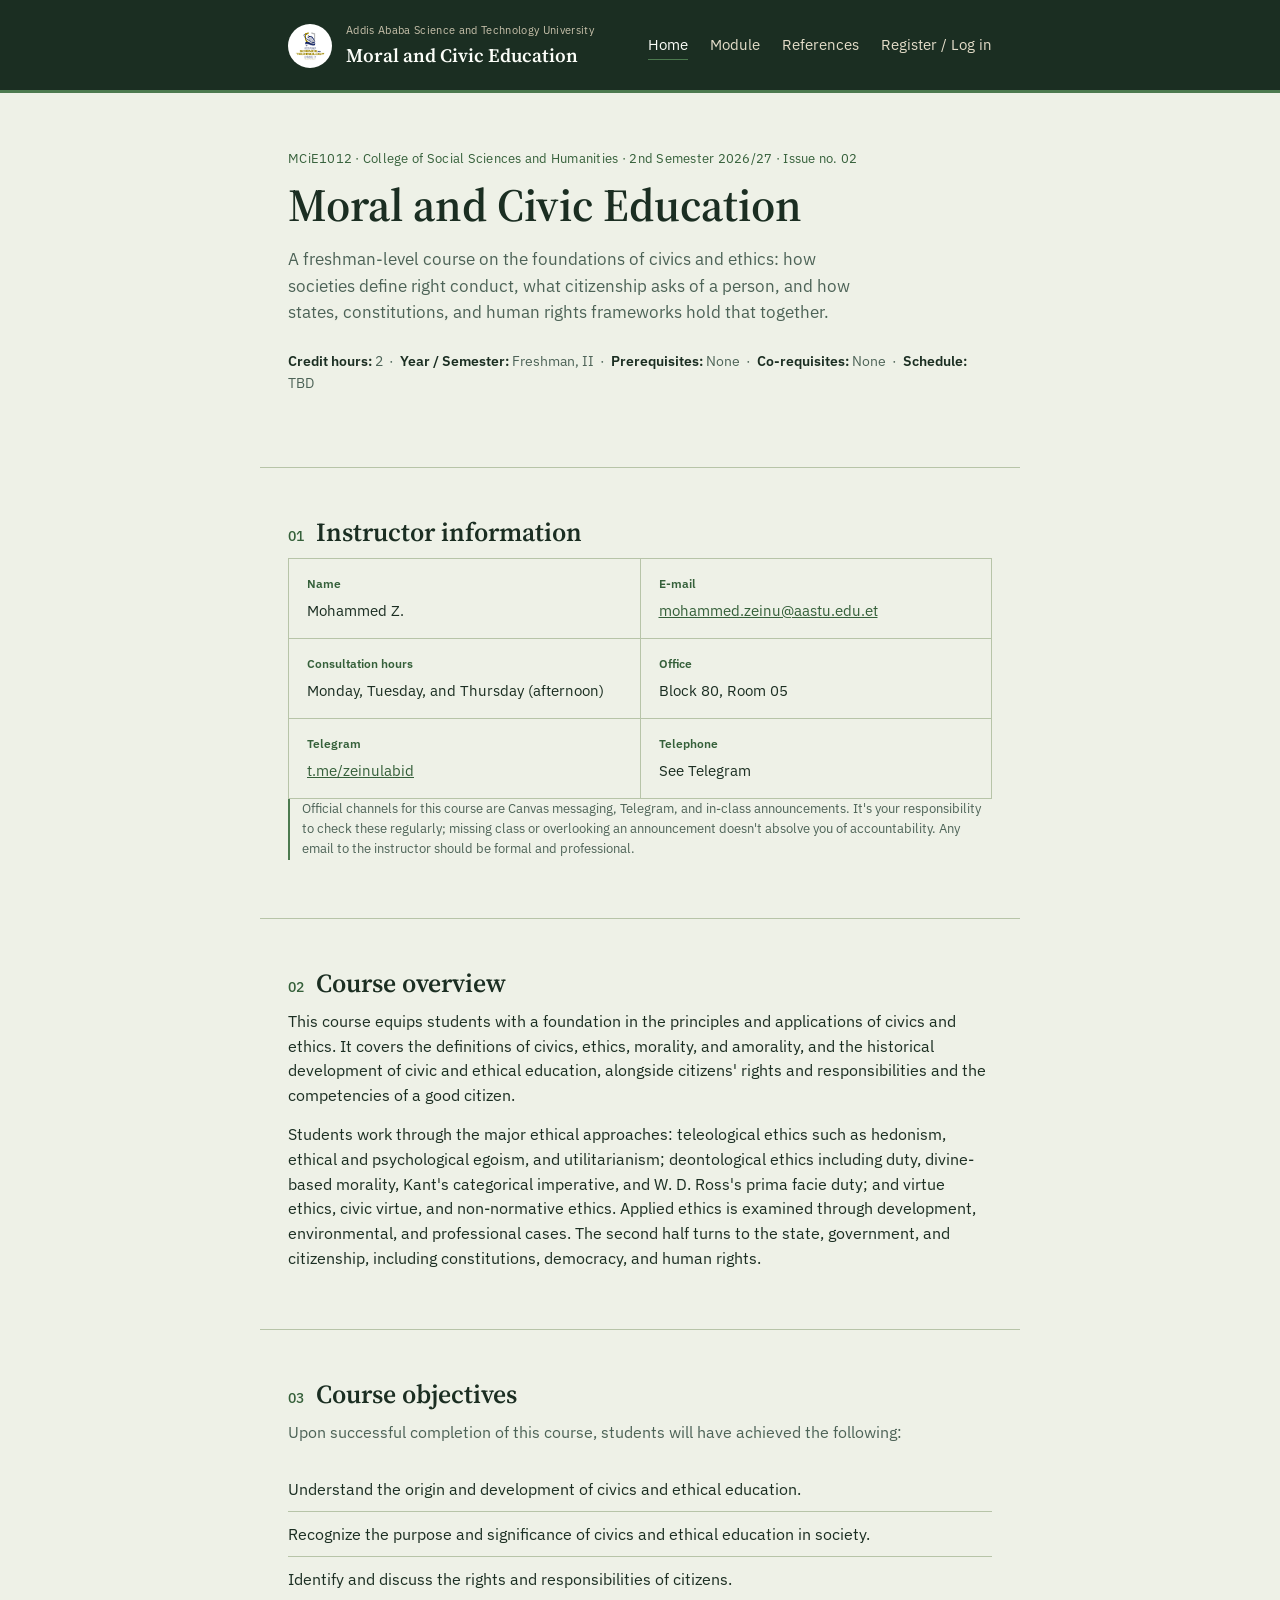
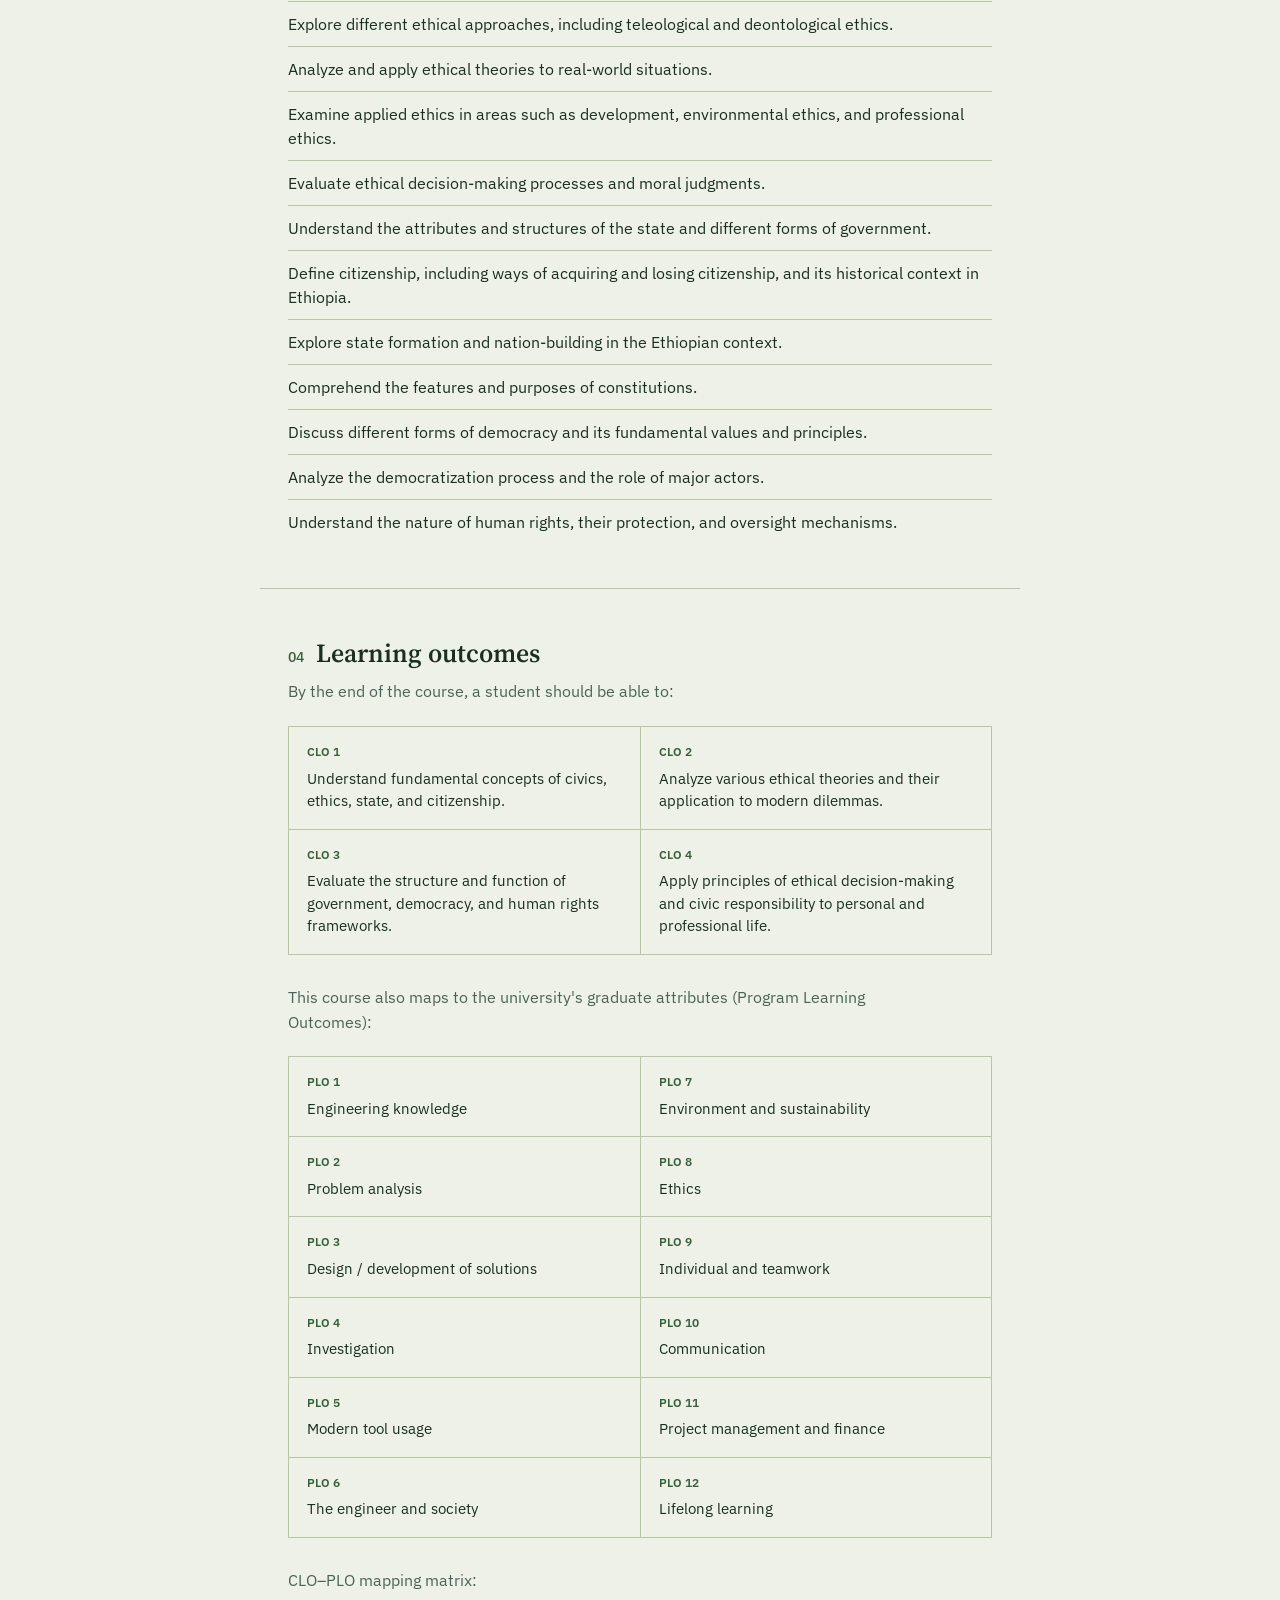
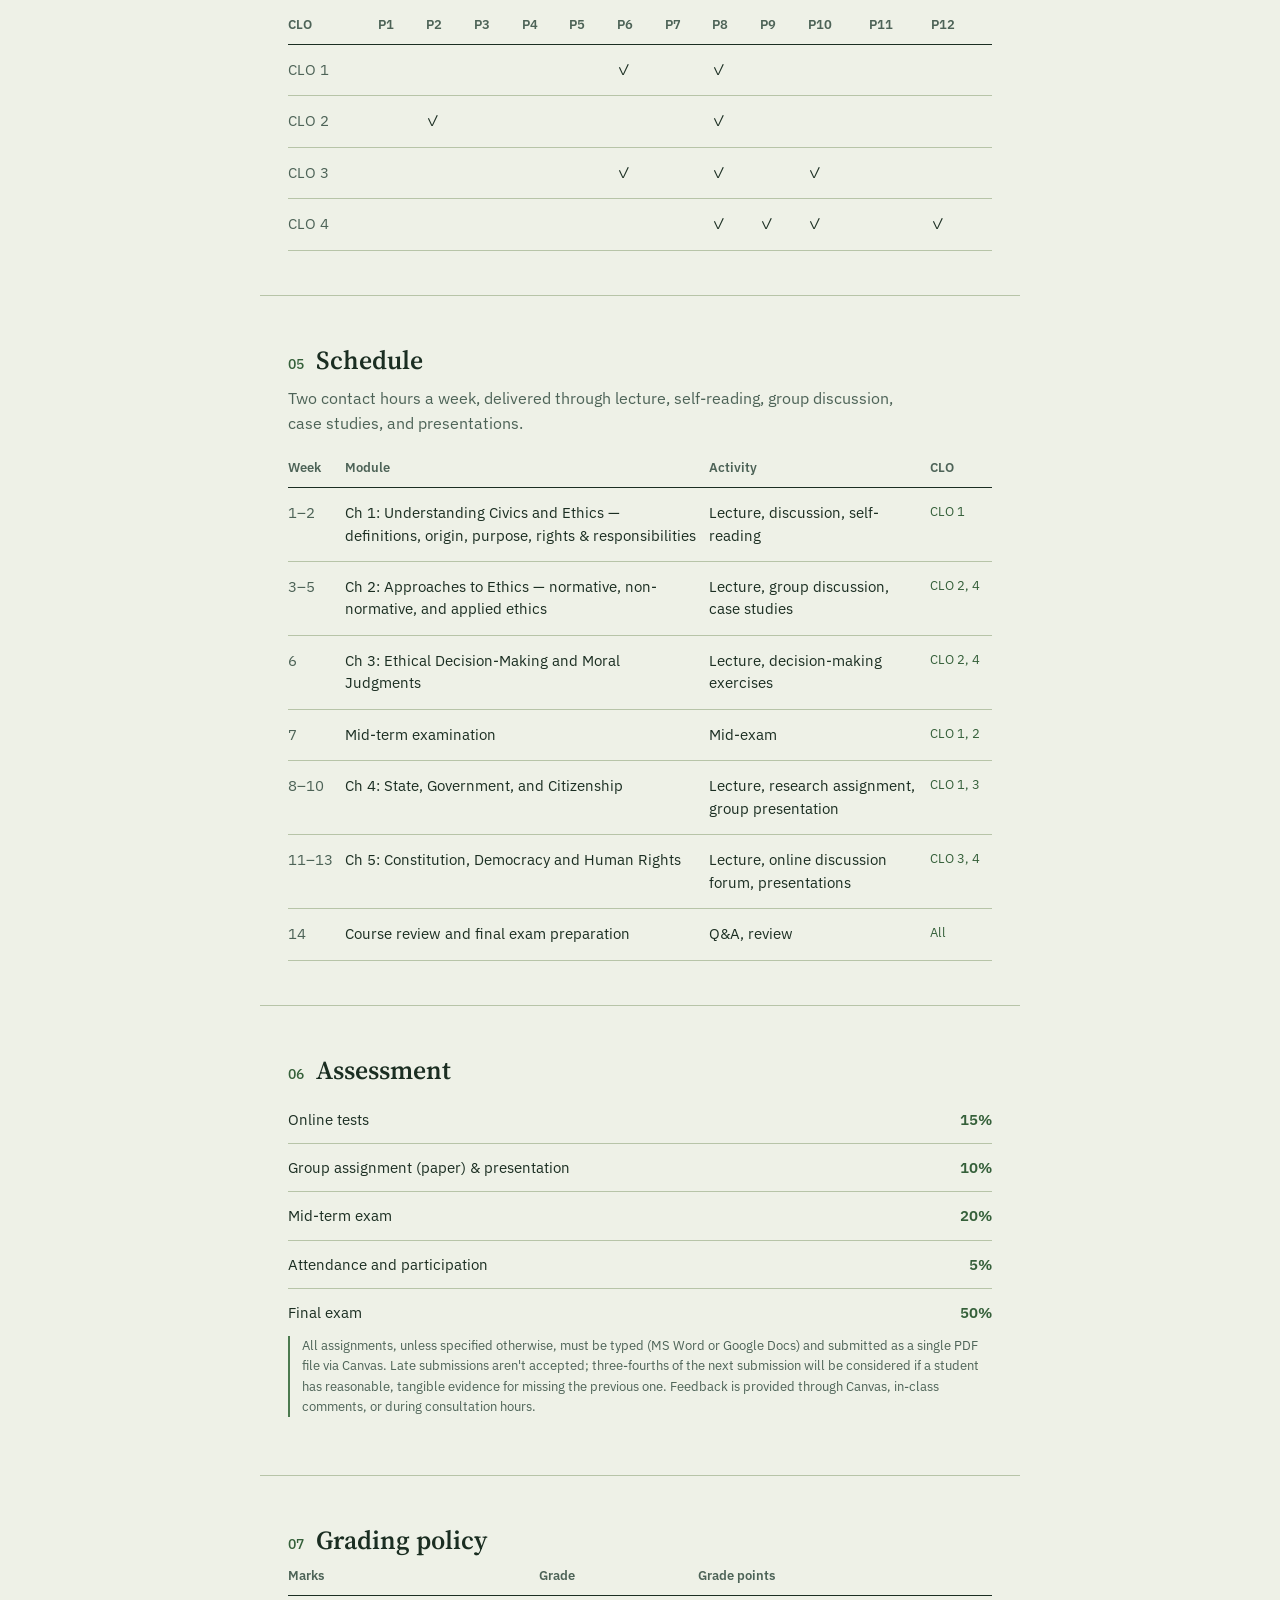
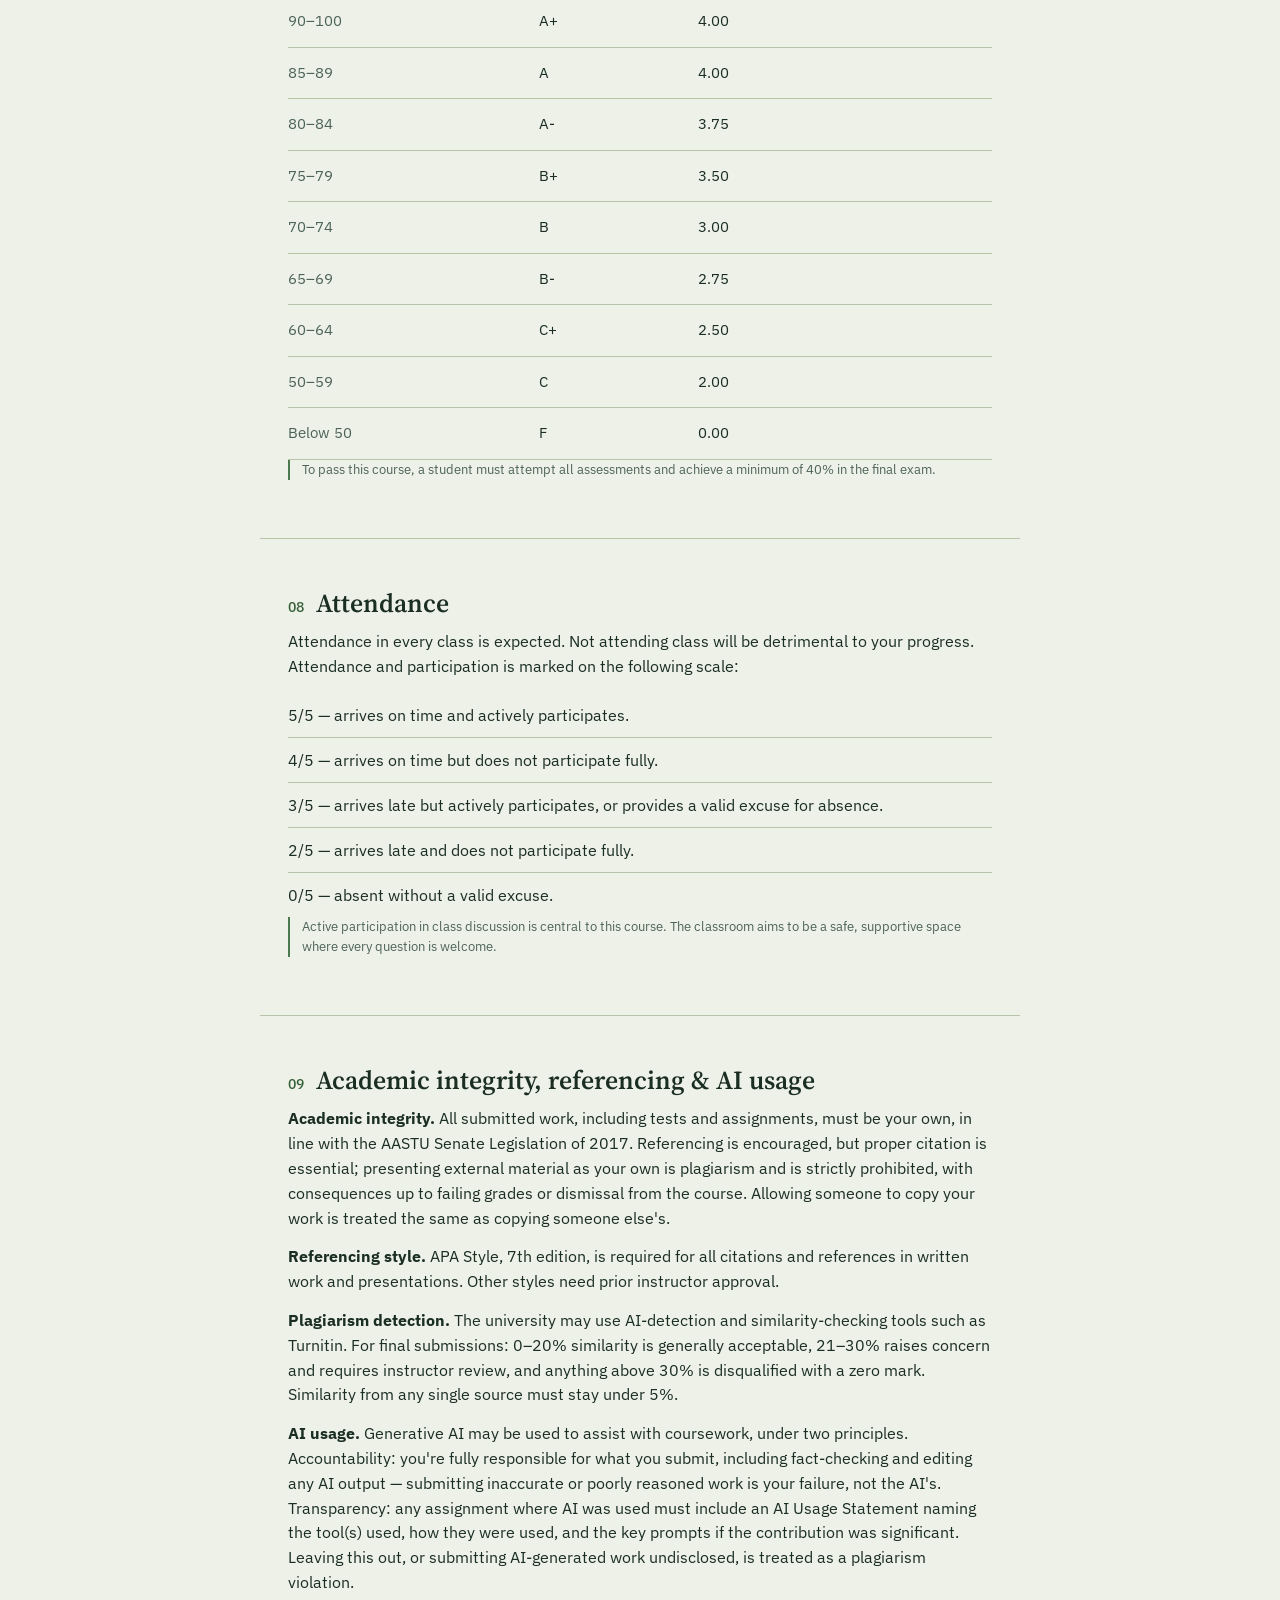
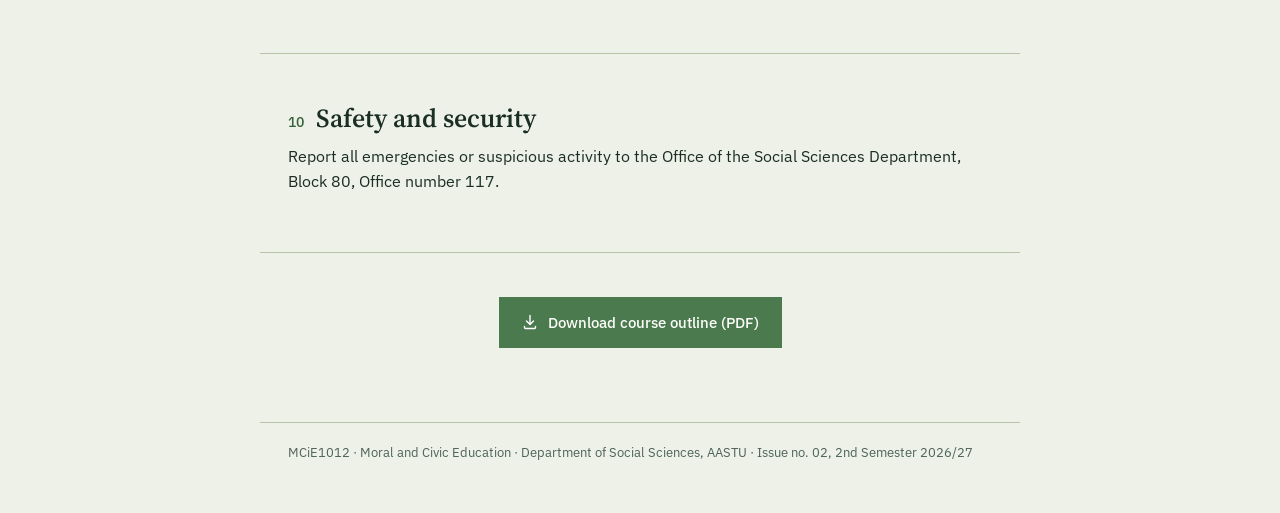
<file: index.html>
<!DOCTYPE html>
<html lang="en">
<head>
<meta charset="UTF-8">
<meta name="viewport" content="width=device-width, initial-scale=1.0">
<title>MCiE1012 — Moral and Civic Education</title>
<link rel="stylesheet" href="style.css">
</head>
<body>

<header class="site">
  <div class="header-inner">
    <div class="brand">
      <img class="seal" src="logo.jpg" alt="Addis Ababa Science and Technology University logo">
      <div class="brand-text">
        <p class="university">Addis Ababa Science and Technology University</p>
        <p class="course">Moral and Civic Education</p>
      </div>
    </div>
    <nav class="site">
      <a href="/" class="current">Home</a>
      <a href="module">Module</a>
      <a href="references">References</a>
      <a href="account">Register / Log in</a>
    </nav>
  </div>
</header>

<main>

  <section class="hero wrap">
    <p class="code">MCiE1012 · College of Social Sciences and Humanities · 2nd Semester 2026/27 · Issue no. 02</p>
    <h1>Moral and Civic Education</h1>
    <p class="lede">A freshman-level course on the foundations of civics and ethics: how societies define right conduct, what citizenship asks of a person, and how states, constitutions, and human rights frameworks hold that together.</p>
    <p class="meta-line"><strong>Credit hours:</strong> 2 &nbsp;·&nbsp; <strong>Year / Semester:</strong> Freshman, II &nbsp;·&nbsp; <strong>Prerequisites:</strong> None &nbsp;·&nbsp; <strong>Co-requisites:</strong> None &nbsp;·&nbsp; <strong>Schedule:</strong> TBD</p>
  </section>

  <section class="block wrap">
    <h2><span class="num">01</span> Instructor information</h2>
    <div class="clo-grid">
      <div class="cell">
        <p class="tag">Name</p>
        <p>Mohammed Z.</p>
      </div>
      <div class="cell">
        <p class="tag">E-mail</p>
        <p><a href="mailto:mohammed.zeinu@aastu.edu.et">mohammed.zeinu@aastu.edu.et</a></p>
      </div>
      <div class="cell">
        <p class="tag">Consultation hours</p>
        <p>Monday, Tuesday, and Thursday (afternoon)</p>
      </div>
      <div class="cell">
        <p class="tag">Office</p>
        <p>Block 80, Room 05</p>
      </div>
      <div class="cell">
        <p class="tag">Telegram</p>
        <p><a href="https://t.me/zeinulabid" target="_blank" rel="noopener">t.me/zeinulabid</a></p>
      </div>
      <div class="cell">
        <p class="tag">Telephone</p>
        <p>See Telegram</p>
      </div>
    </div>
    <p class="note">Official channels for this course are Canvas messaging, Telegram, and in-class announcements. It's your responsibility to check these regularly; missing class or overlooking an announcement doesn't absolve you of accountability. Any email to the instructor should be formal and professional.</p>
  </section>

  <section class="block wrap">
    <h2><span class="num">02</span> Course overview</h2>
    <p>This course equips students with a foundation in the principles and applications of civics and ethics. It covers the definitions of civics, ethics, morality, and amorality, and the historical development of civic and ethical education, alongside citizens' rights and responsibilities and the competencies of a good citizen.</p>
    <p>Students work through the major ethical approaches: teleological ethics such as hedonism, ethical and psychological egoism, and utilitarianism; deontological ethics including duty, divine-based morality, Kant's categorical imperative, and W. D. Ross's prima facie duty; and virtue ethics, civic virtue, and non-normative ethics. Applied ethics is examined through development, environmental, and professional cases. The second half turns to the state, government, and citizenship, including constitutions, democracy, and human rights.</p>
  </section>

  <section class="block wrap">
    <h2><span class="num">03</span> Course objectives</h2>
    <p class="intro">Upon successful completion of this course, students will have achieved the following:</p>
    <ul class="plain">
      <li>Understand the origin and development of civics and ethical education.</li>
      <li>Recognize the purpose and significance of civics and ethical education in society.</li>
      <li>Identify and discuss the rights and responsibilities of citizens.</li>
      <li>Explore different ethical approaches, including teleological and deontological ethics.</li>
      <li>Analyze and apply ethical theories to real-world situations.</li>
      <li>Examine applied ethics in areas such as development, environmental ethics, and professional ethics.</li>
      <li>Evaluate ethical decision-making processes and moral judgments.</li>
      <li>Understand the attributes and structures of the state and different forms of government.</li>
      <li>Define citizenship, including ways of acquiring and losing citizenship, and its historical context in Ethiopia.</li>
      <li>Explore state formation and nation-building in the Ethiopian context.</li>
      <li>Comprehend the features and purposes of constitutions.</li>
      <li>Discuss different forms of democracy and its fundamental values and principles.</li>
      <li>Analyze the democratization process and the role of major actors.</li>
      <li>Understand the nature of human rights, their protection, and oversight mechanisms.</li>
    </ul>
  </section>

  <section class="block wrap">
    <h2><span class="num">04</span> Learning outcomes</h2>
    <p class="intro">By the end of the course, a student should be able to:</p>
    <div class="clo-grid">
      <div class="cell">
        <p class="tag">CLO 1</p>
        <p>Understand fundamental concepts of civics, ethics, state, and citizenship.</p>
      </div>
      <div class="cell">
        <p class="tag">CLO 2</p>
        <p>Analyze various ethical theories and their application to modern dilemmas.</p>
      </div>
      <div class="cell">
        <p class="tag">CLO 3</p>
        <p>Evaluate the structure and function of government, democracy, and human rights frameworks.</p>
      </div>
      <div class="cell">
        <p class="tag">CLO 4</p>
        <p>Apply principles of ethical decision-making and civic responsibility to personal and professional life.</p>
      </div>
    </div>
    <p class="intro" style="margin-top: 30px;">This course also maps to the university's graduate attributes (Program Learning Outcomes):</p>
    <div class="clo-grid plo-grid">
      <div class="cell">
        <p class="tag">PLO 1</p>
        <p>Engineering knowledge</p>
      </div>
      <div class="cell">
        <p class="tag">PLO 2</p>
        <p>Problem analysis</p>
      </div>
      <div class="cell">
        <p class="tag">PLO 3</p>
        <p>Design / development of solutions</p>
      </div>
      <div class="cell">
        <p class="tag">PLO 4</p>
        <p>Investigation</p>
      </div>
      <div class="cell">
        <p class="tag">PLO 5</p>
        <p>Modern tool usage</p>
      </div>
      <div class="cell">
        <p class="tag">PLO 6</p>
        <p>The engineer and society</p>
      </div>
      <div class="cell">
        <p class="tag">PLO 7</p>
        <p>Environment and sustainability</p>
      </div>
      <div class="cell">
        <p class="tag">PLO 8</p>
        <p>Ethics</p>
      </div>
      <div class="cell">
        <p class="tag">PLO 9</p>
        <p>Individual and teamwork</p>
      </div>
      <div class="cell">
        <p class="tag">PLO 10</p>
        <p>Communication</p>
      </div>
      <div class="cell">
        <p class="tag">PLO 11</p>
        <p>Project management and finance</p>
      </div>
      <div class="cell">
        <p class="tag">PLO 12</p>
        <p>Lifelong learning</p>
      </div>
    </div>
    <p class="intro" style="margin-top: 30px;">CLO–PLO mapping matrix:</p>
    <div class="sched-scroll">
    <table class="sched">
      <thead>
        <tr><th>CLO</th><th>P1</th><th>P2</th><th>P3</th><th>P4</th><th>P5</th><th>P6</th><th>P7</th><th>P8</th><th>P9</th><th>P10</th><th>P11</th><th>P12</th></tr>
      </thead>
      <tbody>
        <tr><td class="wk">CLO 1</td><td></td><td></td><td></td><td></td><td></td><td>✓</td><td></td><td>✓</td><td></td><td></td><td></td><td></td></tr>
        <tr><td class="wk">CLO 2</td><td></td><td>✓</td><td></td><td></td><td></td><td></td><td></td><td>✓</td><td></td><td></td><td></td><td></td></tr>
        <tr><td class="wk">CLO 3</td><td></td><td></td><td></td><td></td><td></td><td>✓</td><td></td><td>✓</td><td></td><td>✓</td><td></td><td></td></tr>
        <tr><td class="wk">CLO 4</td><td></td><td></td><td></td><td></td><td></td><td></td><td></td><td>✓</td><td>✓</td><td>✓</td><td></td><td>✓</td></tr>
      </tbody>
    </table>
    </div>
  </section>

  <section class="block wrap">
    <h2><span class="num">05</span> Schedule</h2>
    <p class="intro">Two contact hours a week, delivered through lecture, self-reading, group discussion, case studies, and presentations.</p>
    <div class="sched-scroll">
    <table class="sched weekly">
      <thead>
        <tr><th>Week</th><th>Module</th><th>Activity</th><th>CLO</th></tr>
      </thead>
      <tbody>
        <tr><td class="wk">1–2</td><td>Ch 1: Understanding Civics and Ethics — definitions, origin, purpose, rights &amp; responsibilities</td><td>Lecture, discussion, self-reading</td><td class="clo">CLO 1</td></tr>
        <tr><td class="wk">3–5</td><td>Ch 2: Approaches to Ethics — normative, non-normative, and applied ethics</td><td>Lecture, group discussion, case studies</td><td class="clo">CLO 2, 4</td></tr>
        <tr><td class="wk">6</td><td>Ch 3: Ethical Decision-Making and Moral Judgments</td><td>Lecture, decision-making exercises</td><td class="clo">CLO 2, 4</td></tr>
        <tr><td class="wk">7</td><td>Mid-term examination</td><td>Mid-exam</td><td class="clo">CLO 1, 2</td></tr>
        <tr><td class="wk">8–10</td><td>Ch 4: State, Government, and Citizenship</td><td>Lecture, research assignment, group presentation</td><td class="clo">CLO 1, 3</td></tr>
        <tr><td class="wk">11–13</td><td>Ch 5: Constitution, Democracy and Human Rights</td><td>Lecture, online discussion forum, presentations</td><td class="clo">CLO 3, 4</td></tr>
        <tr><td class="wk">14</td><td>Course review and final exam preparation</td><td>Q&amp;A, review</td><td class="clo">All</td></tr>
      </tbody>
    </table>
    </div>
  </section>

  <section class="block wrap">
    <h2><span class="num">06</span> Assessment</h2>
    <ul class="assess-list">
      <li class="assess-row"><span>Online tests</span><span class="weight">15%</span></li>
      <li class="assess-row"><span>Group assignment (paper) &amp; presentation</span><span class="weight">10%</span></li>
      <li class="assess-row"><span>Mid-term exam</span><span class="weight">20%</span></li>
      <li class="assess-row"><span>Attendance and participation</span><span class="weight">5%</span></li>
      <li class="assess-row"><span>Final exam</span><span class="weight">50%</span></li>
    </ul>
    <p class="note">All assignments, unless specified otherwise, must be typed (MS Word or Google Docs) and submitted as a single PDF file via Canvas. Late submissions aren't accepted; three-fourths of the next submission will be considered if a student has reasonable, tangible evidence for missing the previous one. Feedback is provided through Canvas, in-class comments, or during consultation hours.</p>
  </section>

  <section class="block wrap">
    <h2><span class="num">07</span> Grading policy</h2>
    <table class="sched">
      <thead>
        <tr><th>Marks</th><th>Grade</th><th>Grade points</th></tr>
      </thead>
      <tbody>
        <tr><td class="wk">90–100</td><td>A+</td><td>4.00</td></tr>
        <tr><td class="wk">85–89</td><td>A</td><td>4.00</td></tr>
        <tr><td class="wk">80–84</td><td>A-</td><td>3.75</td></tr>
        <tr><td class="wk">75–79</td><td>B+</td><td>3.50</td></tr>
        <tr><td class="wk">70–74</td><td>B</td><td>3.00</td></tr>
        <tr><td class="wk">65–69</td><td>B-</td><td>2.75</td></tr>
        <tr><td class="wk">60–64</td><td>C+</td><td>2.50</td></tr>
        <tr><td class="wk">50–59</td><td>C</td><td>2.00</td></tr>
        <tr><td class="wk">Below 50</td><td>F</td><td>0.00</td></tr>
      </tbody>
    </table>
    <p class="note">To pass this course, a student must attempt all assessments and achieve a minimum of 40% in the final exam.</p>
  </section>

  <section class="block wrap">
    <h2><span class="num">08</span> Attendance</h2>
    <p>Attendance in every class is expected. Not attending class will be detrimental to your progress. Attendance and participation is marked on the following scale:</p>
    <ul class="plain">
      <li>5/5 — arrives on time and actively participates.</li>
      <li>4/5 — arrives on time but does not participate fully.</li>
      <li>3/5 — arrives late but actively participates, or provides a valid excuse for absence.</li>
      <li>2/5 — arrives late and does not participate fully.</li>
      <li>0/5 — absent without a valid excuse.</li>
    </ul>
    <p class="note">Active participation in class discussion is central to this course. The classroom aims to be a safe, supportive space where every question is welcome.</p>
  </section>

  <section class="block wrap">
    <h2><span class="num">09</span> Academic integrity, referencing &amp; AI usage</h2>
    <p><strong>Academic integrity.</strong> All submitted work, including tests and assignments, must be your own, in line with the AASTU Senate Legislation of 2017. Referencing is encouraged, but proper citation is essential; presenting external material as your own is plagiarism and is strictly prohibited, with consequences up to failing grades or dismissal from the course. Allowing someone to copy your work is treated the same as copying someone else's.</p>
    <p><strong>Referencing style.</strong> APA Style, 7th edition, is required for all citations and references in written work and presentations. Other styles need prior instructor approval.</p>
    <p><strong>Plagiarism detection.</strong> The university may use AI-detection and similarity-checking tools such as Turnitin. For final submissions: 0–20% similarity is generally acceptable, 21–30% raises concern and requires instructor review, and anything above 30% is disqualified with a zero mark. Similarity from any single source must stay under 5%.</p>
    <p><strong>AI usage.</strong> Generative AI may be used to assist with coursework, under two principles. Accountability: you're fully responsible for what you submit, including fact-checking and editing any AI output — submitting inaccurate or poorly reasoned work is your failure, not the AI's. Transparency: any assignment where AI was used must include an AI Usage Statement naming the tool(s) used, how they were used, and the key prompts if the contribution was significant. Leaving this out, or submitting AI-generated work undisclosed, is treated as a plagiarism violation.</p>
  </section>

  <section class="block wrap">
    <h2><span class="num">10</span> Safety and security</h2>
    <p>Report all emergencies or suspicious activity to the Office of the Social Sciences Department, Block 80, Office number 117.</p>
  </section>

  <section class="block wrap" style="border-bottom: none; text-align: center;">
    <a class="btn btn-gold" href="assets/MCiE1012_Course_Outline.pdf" download>
      <svg width="16" height="16" viewBox="0 0 16 16" fill="none"><path d="M8 1.5V10.5M8 10.5L4.5 7M8 10.5L11.5 7" stroke="white" stroke-width="1.4" stroke-linecap="round" stroke-linejoin="round"/><path d="M2.5 12.5V13.5C2.5 13.9 2.85 14.5 3.5 14.5H12.5C13.15 14.5 13.5 13.9 13.5 13.5V12.5" stroke="white" stroke-width="1.4" stroke-linecap="round"/></svg>
      Download course outline (PDF)
    </a>
  </section>

</main>

<footer class="site">
  <div class="wrap">
    MCiE1012 · Moral and Civic Education · Department of Social Sciences, AASTU · Issue no. 02, 2nd Semester 2026/27
  </div>
</footer>

</body>
</html>
</file>
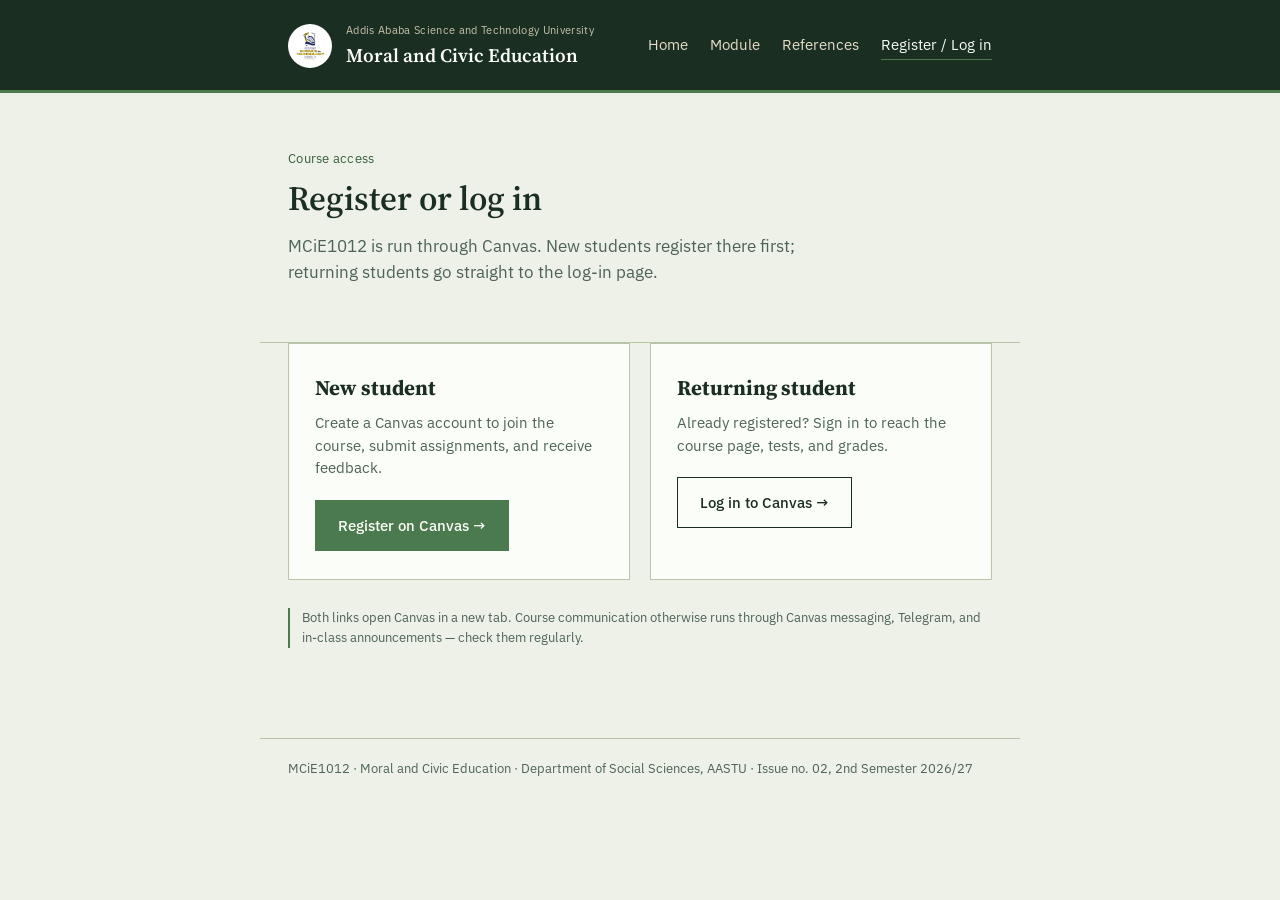
<file: account.html>
<!DOCTYPE html>
<html lang="en">
<head>
<meta charset="UTF-8">
<meta name="viewport" content="width=device-width, initial-scale=1.0">
<title>Register / Log in — MCiE1012</title>
<link rel="stylesheet" href="style.css">
</head>
<body>

<header class="site">
  <div class="header-inner">
    <div class="brand">
      <img class="seal" src="logo.jpg" alt="Addis Ababa Science and Technology University logo">
      <div class="brand-text">
        <p class="university">Addis Ababa Science and Technology University</p>
        <p class="course">Moral and Civic Education</p>
      </div>
    </div>
    <nav class="site">
      <a href="/">Home</a>
      <a href="module">Module</a>
      <a href="references">References</a>
      <a href="account" class="current">Register / Log in</a>
    </nav>
  </div>
</header>

<main>
  <section class="hero wrap" style="padding-bottom: 30px;">
    <p class="code">Course access</p>
    <h1 style="font-size: 34px;">Register or log in</h1>
    <p class="lede">MCiE1012 is run through Canvas. New students register there first; returning students go straight to the log-in page.</p>
  </section>

  <section class="wrap" style="padding-bottom: 60px;">
    <div class="account-grid">
      <div class="account-card">
        <h2>New student</h2>
        <p>Create a Canvas account to join the course, submit assignments, and receive feedback.</p>
        <a class="btn btn-gold" href="https://canvaslite.instructure.com/login/canvas/register/student" target="_blank" rel="noopener">Register on Canvas →</a>
      </div>
      <div class="account-card">
        <h2>Returning student</h2>
        <p>Already registered? Sign in to reach the course page, tests, and grades.</p>
        <a class="btn btn-outline" href="https://canvaslite.instructure.com/login/canvas" target="_blank" rel="noopener">Log in to Canvas →</a>
      </div>
    </div>
    <p class="note" style="margin-top: 28px;">Both links open Canvas in a new tab. Course communication otherwise runs through Canvas messaging, Telegram, and in-class announcements — check them regularly.</p>
  </section>
</main>

<footer class="site">
  <div class="wrap">
    MCiE1012 · Moral and Civic Education · Department of Social Sciences, AASTU · Issue no. 02, 2nd Semester 2026/27
  </div>
</footer>

</body>
</html>
</file>
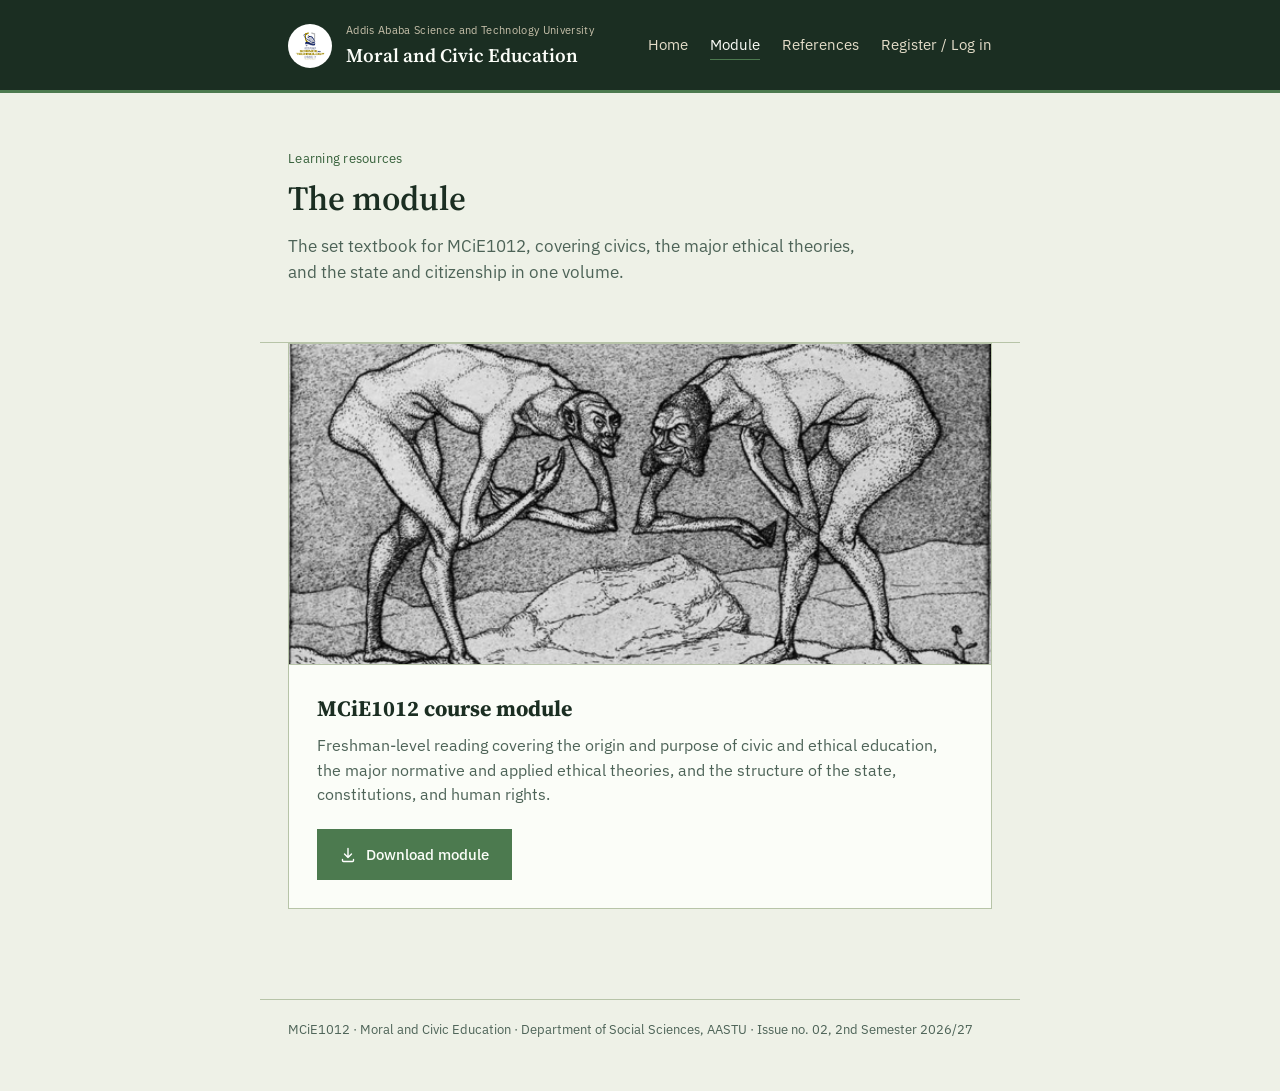
<file: module.html>
<!DOCTYPE html>
<html lang="en">
<head>
<meta charset="UTF-8">
<meta name="viewport" content="width=device-width, initial-scale=1.0">
<title>Module — MCiE1012</title>
<link rel="stylesheet" href="style.css">
</head>
<body>

<header class="site">
  <div class="header-inner">
    <div class="brand">
      <img class="seal" src="logo.jpg" alt="Addis Ababa Science and Technology University logo">
      <div class="brand-text">
        <p class="university">Addis Ababa Science and Technology University</p>
        <p class="course">Moral and Civic Education</p>
      </div>
    </div>
    <nav class="site">
      <a href="/">Home</a>
      <a href="module" class="current">Module</a>
      <a href="references">References</a>
      <a href="account">Register / Log in</a>
    </nav>
  </div>
</header>

<main>
  <section class="hero wrap" style="padding-bottom: 30px;">
    <p class="code">Learning resources</p>
    <h1 style="font-size: 34px;">The module</h1>
    <p class="lede">The set textbook for MCiE1012, covering civics, the major ethical theories, and the state and citizenship in one volume.</p>
  </section>

  <section class="wrap" style="padding-bottom: 60px;">
    <div class="module-card">
      <div class="module-figure">
        <img src="assets/module-cover.png" alt="Cover of the MCiE1012 Moral and Civic Education module">
      </div>
      <div class="module-body">
        <h2>MCiE1012 course module</h2>
        <p class="desc">Freshman-level reading covering the origin and purpose of civic and ethical education, the major normative and applied ethical theories, and the structure of the state, constitutions, and human rights.</p>
        <a class="btn btn-gold" href="assets/MCiE1012_Module.pdf" download>
          <svg width="16" height="16" viewBox="0 0 16 16" fill="none"><path d="M8 1.5V10.5M8 10.5L4.5 7M8 10.5L11.5 7" stroke="white" stroke-width="1.4" stroke-linecap="round" stroke-linejoin="round"/><path d="M2.5 12.5V13.5C2.5 13.9 2.85 14.5 3.5 14.5H12.5C13.15 14.5 13.5 13.9 13.5 13.5V12.5" stroke="white" stroke-width="1.4" stroke-linecap="round"/></svg>
          Download module
        </a>
      </div>
    </div>
  </section>
</main>

<footer class="site">
  <div class="wrap">
    MCiE1012 · Moral and Civic Education · Department of Social Sciences, AASTU · Issue no. 02, 2nd Semester 2026/27
  </div>
</footer>

</body>
</html>
</file>
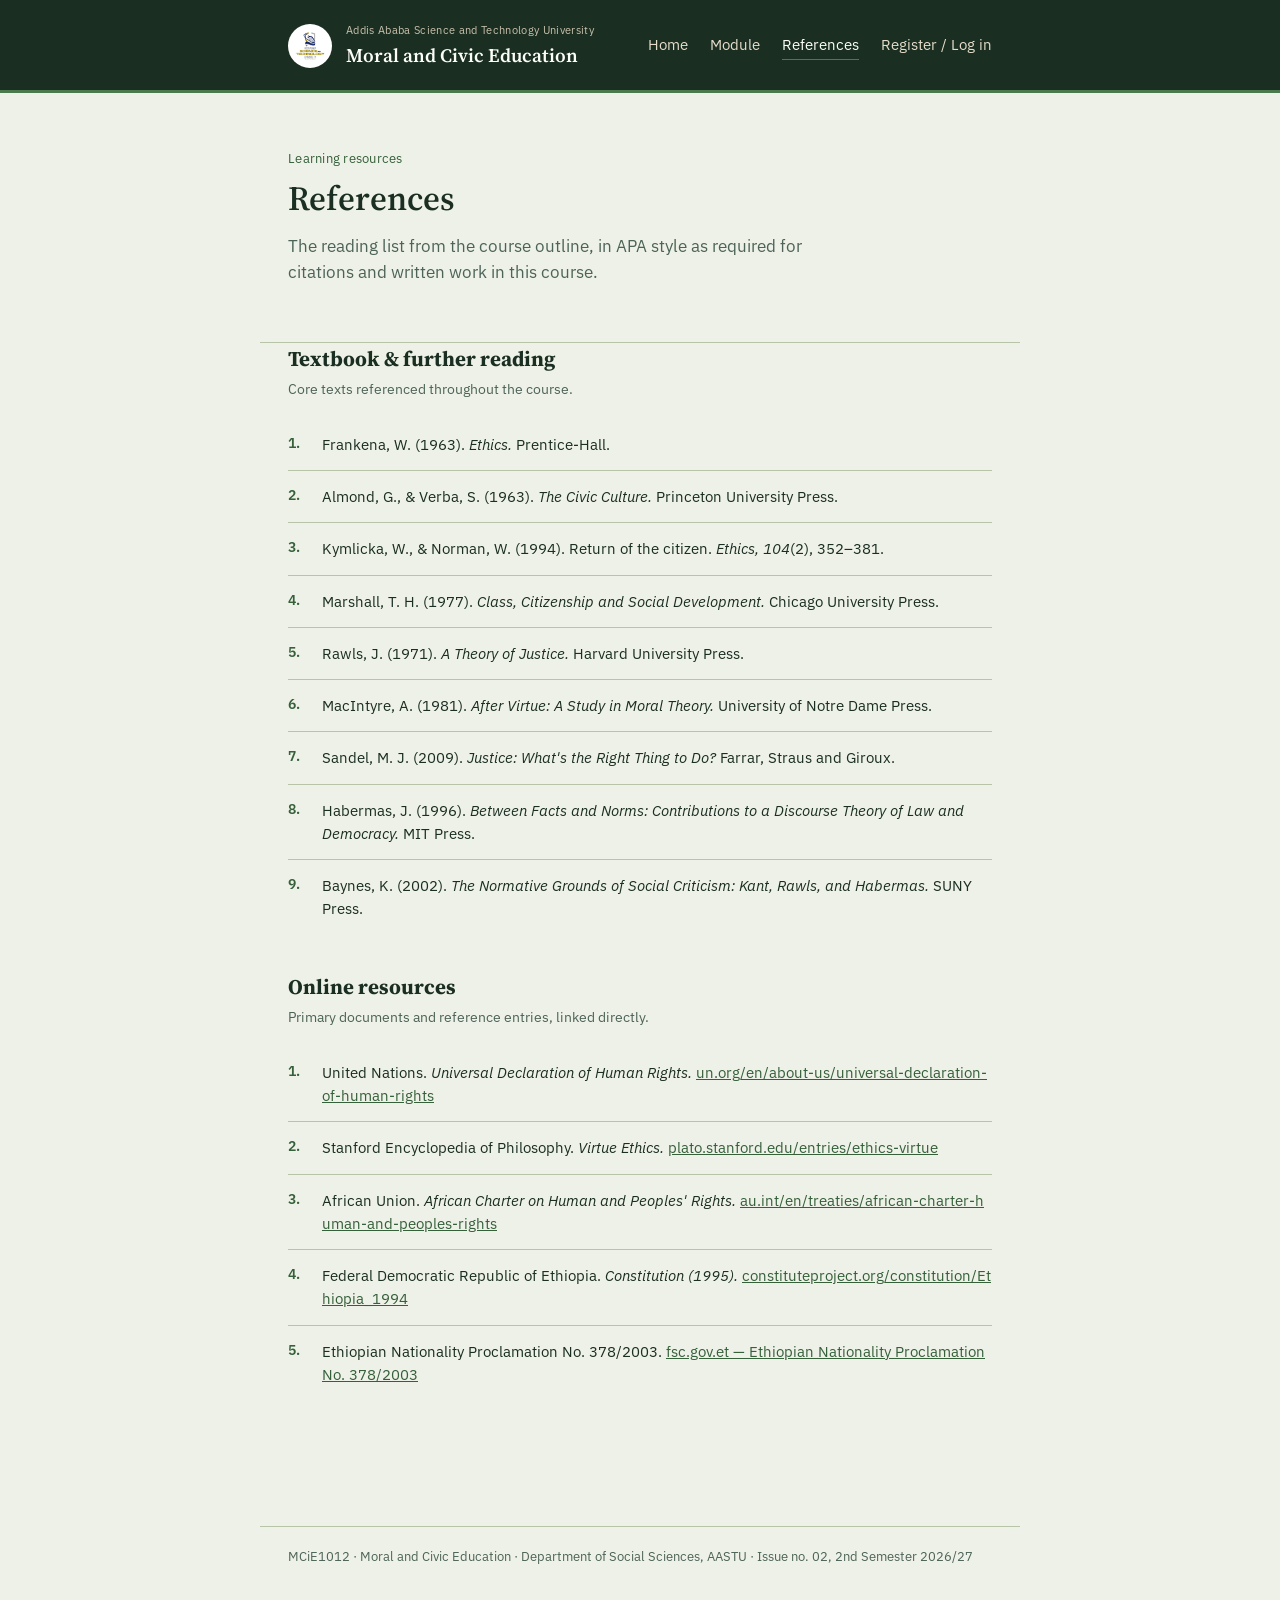
<file: references.html>
<!DOCTYPE html>
<html lang="en">
<head>
<meta charset="UTF-8">
<meta name="viewport" content="width=device-width, initial-scale=1.0">
<title>References — MCiE1012</title>
<link rel="stylesheet" href="style.css">
</head>
<body>

<header class="site">
  <div class="header-inner">
    <div class="brand">
      <img class="seal" src="logo.jpg" alt="Addis Ababa Science and Technology University logo">
      <div class="brand-text">
        <p class="university">Addis Ababa Science and Technology University</p>
        <p class="course">Moral and Civic Education</p>
      </div>
    </div>
    <nav class="site">
      <a href="/">Home</a>
      <a href="module">Module</a>
      <a href="references" class="current">References</a>
      <a href="account">Register / Log in</a>
    </nav>
  </div>
</header>

<main>
  <section class="hero wrap" style="padding-bottom: 30px;">
    <p class="code">Learning resources</p>
    <h1 style="font-size: 34px;">References</h1>
    <p class="lede">The reading list from the course outline, in APA style as required for citations and written work in this course.</p>
  </section>

  <section class="wrap" style="padding-bottom: 60px;">

    <div class="ref-group">
      <h2>Textbook &amp; further reading</h2>
      <p class="intro">Core texts referenced throughout the course.</p>
      <ol class="ref-list">
        <li>Frankena, W. (1963). <em>Ethics.</em> Prentice-Hall.</li>
        <li>Almond, G., &amp; Verba, S. (1963). <em>The Civic Culture.</em> Princeton University Press.</li>
        <li>Kymlicka, W., &amp; Norman, W. (1994). Return of the citizen. <em>Ethics, 104</em>(2), 352–381.</li>
        <li>Marshall, T. H. (1977). <em>Class, Citizenship and Social Development.</em> Chicago University Press.</li>
        <li>Rawls, J. (1971). <em>A Theory of Justice.</em> Harvard University Press.</li>
        <li>MacIntyre, A. (1981). <em>After Virtue: A Study in Moral Theory.</em> University of Notre Dame Press.</li>
        <li>Sandel, M. J. (2009). <em>Justice: What's the Right Thing to Do?</em> Farrar, Straus and Giroux.</li>
        <li>Habermas, J. (1996). <em>Between Facts and Norms: Contributions to a Discourse Theory of Law and Democracy.</em> MIT Press.</li>
        <li>Baynes, K. (2002). <em>The Normative Grounds of Social Criticism: Kant, Rawls, and Habermas.</em> SUNY Press.</li>
      </ol>
    </div>

    <div class="ref-group">
      <h2>Online resources</h2>
      <p class="intro">Primary documents and reference entries, linked directly.</p>
      <ol class="ref-list">
        <li>United Nations. <em>Universal Declaration of Human Rights.</em> <a href="https://www.un.org/en/about-us/universal-declaration-of-human-rights" target="_blank" rel="noopener">un.org/en/about-us/universal-declaration-of-human-rights</a></li>
        <li>Stanford Encyclopedia of Philosophy. <em>Virtue Ethics.</em> <a href="https://plato.stanford.edu/entries/ethics-virtue/" target="_blank" rel="noopener">plato.stanford.edu/entries/ethics-virtue</a></li>
        <li>African Union. <em>African Charter on Human and Peoples' Rights.</em> <a href="https://au.int/en/treaties/african-charter-human-and-peoples-rights" target="_blank" rel="noopener">au.int/en/treaties/african-charter-human-and-peoples-rights</a></li>
        <li>Federal Democratic Republic of Ethiopia. <em>Constitution (1995).</em> <a href="https://www.constituteproject.org/constitution/Ethiopia_1994" target="_blank" rel="noopener">constituteproject.org/constitution/Ethiopia_1994</a></li>
        <li>Ethiopian Nationality Proclamation No. 378/2003. <a href="https://www.fsc.gov.et/Digital-Law-Library/Federal-Laws/ethiopian-nationality-proclamation-no-3782003-%E1%8B%A8%E1%8A%A2%E1%89%B5%E1%8B%AE%E1%8C%B5%E1%8B%AB-%E1%8B%9C%E1%8C%8D%E1%8A%90%E1%89%B5-%E1%8A%A0%E1%8B%8B%E1%8C%85-%E1%89%81%E1%8C%A5%E1%88%AD-3781996" target="_blank" rel="noopener">fsc.gov.et — Ethiopian Nationality Proclamation No. 378/2003</a></li>
      </ol>
    </div>

  </section>
</main>

<footer class="site">
  <div class="wrap">
    MCiE1012 · Moral and Civic Education · Department of Social Sciences, AASTU · Issue no. 02, 2nd Semester 2026/27
  </div>
</footer>

</body>
</html>
</file>
<file: style.css>
/* MCiE1012 — Moral and Civic Education
   Design note: the visual language borrows from the syllabus itself —
   numbered sections, hairline rules, a seal mark — rather than a generic
   course-platform look. Navy ink on parchment, one gold accent used
   sparingly for the seal and for primary actions. */

@import url('https://fonts.googleapis.com/css2?family=Source+Serif+4:opsz,wght@8..60,400;8..60,500;8..60,600;8..60,700&family=IBM+Plex+Sans:wght@400;500;600&display=swap');

:root {
  --ink: #1b2e22;
  --ink-soft: #4d6357;
  --paper: #eef1e7;
  --paper-deep: #dfe6d5;
  --paper-line: #b7c4a8;
  --gold: #4c7a4f;
  --gold-deep: #35603a;
  --white: #fbfdf8;
  --max: 760px;
  --serif: 'Source Serif 4', Georgia, serif;
  --sans: 'IBM Plex Sans', -apple-system, sans-serif;
}

* { box-sizing: border-box; }

html { scroll-behavior: smooth; }

body {
  margin: 0;
  background: var(--paper);
  color: var(--ink);
  font-family: var(--sans);
  line-height: 1.55;
  -webkit-font-smoothing: antialiased;
}

a { color: var(--gold-deep); }
a:focus-visible, button:focus-visible { outline: 2px solid var(--gold-deep); outline-offset: 3px; }

img { max-width: 100%; display: block; }

.wrap { max-width: var(--max); margin: 0 auto; padding-left: 28px; padding-right: 28px; }

/* ---------- Header ---------- */

header.site {
  background: var(--ink);
  color: var(--paper);
  border-bottom: 3px solid var(--gold);
  position: sticky;
  top: 0;
  z-index: 100;
}

.header-inner {
  max-width: var(--max);
  margin: 0 auto;
  padding: 22px 28px 20px;
  display: flex;
  align-items: center;
  justify-content: space-between;
  gap: 20px;
  flex-wrap: wrap;
}

.brand { display: flex; align-items: center; gap: 14px; }

.seal {
  width: 44px;
  height: 44px;
  flex: none;
  border-radius: 50%;
  object-fit: cover;
  background: var(--paper);
}

.brand-text .university {
  font-family: var(--sans);
  font-size: 11px;
  letter-spacing: 0.03em;
  color: #c9c2ac;
  margin: 0;
}

.brand-text .course {
  font-family: var(--serif);
  font-size: 19px;
  font-weight: 600;
  margin: 2px 0 0;
  color: var(--white);
}

nav.site {
  display: flex;
  gap: 22px;
  font-size: 15px;
}

nav.site a {
  color: #e4ddc9;
  text-decoration: none;
  padding-bottom: 3px;
  border-bottom: 1px solid transparent;
}

nav.site a:hover { border-bottom-color: var(--gold); }

nav.site a.current {
  color: var(--white);
  border-bottom-color: var(--gold);
}

/* ---------- Hero ---------- */

.hero {
  padding-top: 56px;
  padding-bottom: 44px;
  border-bottom: 1px solid var(--paper-line);
}

.hero .code {
  font-family: var(--sans);
  font-size: 13px;
  color: var(--gold-deep);
  letter-spacing: 0.02em;
  margin: 0 0 10px;
}

.hero h1 {
  font-family: var(--serif);
  font-size: clamp(32px, 5vw, 46px);
  line-height: 1.1;
  margin: 0 0 16px;
  font-weight: 600;
}

.hero .lede {
  font-size: 17px;
  color: var(--ink-soft);
  max-width: 58ch;
  margin: 0 0 26px;
}

.meta-line {
  font-size: 14px;
  color: var(--ink-soft);
  margin: 0 0 28px;
}

.meta-line strong { color: var(--ink); font-weight: 600; }

/* ---------- Buttons ---------- */

.btn {
  display: inline-flex;
  align-items: center;
  gap: 10px;
  font-family: var(--sans);
  font-size: 15px;
  font-weight: 500;
  text-decoration: none;
  padding: 13px 22px;
  border: 1px solid transparent;
  cursor: pointer;
}

.btn-primary {
  background: var(--ink);
  color: var(--white);
}
.btn-primary:hover { background: #2c3646; }

.btn-gold {
  background: var(--gold);
  color: var(--white);
}
.btn-gold:hover { background: var(--gold-deep); }

.btn-outline {
  background: transparent;
  border-color: var(--ink);
  color: var(--ink);
}
.btn-outline:hover { background: var(--ink); color: var(--white); }

.btn svg { flex: none; }

/* ---------- Sections ---------- */

section.block {
  padding-top: 44px;
  padding-bottom: 44px;
  border-bottom: 1px solid var(--paper-line);
}

section.block:last-of-type { border-bottom: none; }

.block h2 {
  font-family: var(--serif);
  font-size: 26px;
  font-weight: 600;
  margin: 0 0 6px;
  display: flex;
  align-items: baseline;
  gap: 12px;
}

.block h2 .num {
  font-family: var(--sans);
  font-size: 14px;
  color: var(--gold-deep);
  font-weight: 500;
}

.block > p.intro {
  color: var(--ink-soft);
  margin: 0 0 22px;
  max-width: 62ch;
}

.block p { margin: 0 0 14px; }

ul.plain, ol.plain {
  margin: 0;
  padding: 0;
  list-style: none;
}

ul.plain li, ol.plain li {
  padding: 10px 0;
  border-top: 1px solid var(--paper-line);
  font-size: 15.5px;
}

ul.plain li:first-child, ol.plain li:first-child { border-top: none; }

.clo-grid {
  display: grid;
  grid-template-columns: 1fr 1fr;
  gap: 1px;
  background: var(--paper-line);
  border: 1px solid var(--paper-line);
}

.plo-grid {
  grid-auto-flow: column;
  grid-template-rows: repeat(6, auto);
}

.clo-grid .cell {
  background: var(--paper);
  padding: 16px 18px;
}

.clo-grid .cell .tag {
  font-size: 12px;
  color: var(--gold-deep);
  font-weight: 600;
  margin: 0 0 6px;
}

.clo-grid .cell p { margin: 0; font-size: 14.5px; }

table.sched {
  width: 100%;
  border-collapse: collapse;
  font-size: 14.5px;
}

table.sched th {
  text-align: left;
  font-family: var(--sans);
  font-weight: 600;
  font-size: 12.5px;
  color: var(--ink-soft);
  padding: 0 12px 10px 0;
  border-bottom: 1px solid var(--ink);
}

table.sched td {
  padding: 14px 12px 14px 0;
  border-bottom: 1px solid var(--paper-line);
  vertical-align: top;
}

table.sched td.wk { white-space: nowrap; color: var(--ink-soft); }
table.sched td.clo { white-space: nowrap; color: var(--gold-deep); font-size: 13px; }

.assess-list { margin: 0; padding: 0; list-style: none; }
.assess-row {
  display: flex;
  justify-content: space-between;
  gap: 16px;
  padding: 12px 0;
  border-top: 1px solid var(--paper-line);
  font-size: 15px;
}
.assess-row:first-child { border-top: none; }
.assess-row .weight { color: var(--gold-deep); font-weight: 600; white-space: nowrap; }

/* ---------- Module page ---------- */

.module-card {
  border: 1px solid var(--paper-line);
  background: var(--white);
}

.module-figure {
  border-bottom: 1px solid var(--paper-line);
  background: var(--paper-deep);
  overflow: hidden;
}

.module-figure img {
  width: 100%;
  height: 320px;
  object-fit: cover;
  object-position: center;
}

@media (max-width: 620px) {
  .module-figure img { height: 220px; }
}

.module-body { padding: 26px 28px 28px; }

.module-body h2 {
  font-family: var(--serif);
  font-size: 22px;
  margin: 0 0 8px;
}

.module-body p.desc { color: var(--ink-soft); margin: 0 0 22px; }

.note {
  font-size: 13px;
  color: var(--ink-soft);
  border-left: 2px solid var(--gold);
  padding-left: 12px;
  margin: 22px 0 0;
}

/* ---------- References ---------- */

.ref-group { margin-bottom: 36px; }
.ref-group h2 {
  font-family: var(--serif);
  font-size: 21px;
  margin: 0 0 4px;
}
.ref-group p.intro { color: var(--ink-soft); font-size: 14px; margin: 0 0 18px; }

ol.ref-list {
  margin: 0;
  padding: 0;
  list-style: none;
  counter-reset: ref;
}

ol.ref-list li {
  counter-increment: ref;
  padding: 14px 0 14px 34px;
  border-top: 1px solid var(--paper-line);
  position: relative;
  font-size: 15px;
}
ol.ref-list li:first-child { border-top: none; }

ol.ref-list li::before {
  content: counter(ref) ".";
  position: absolute;
  left: 0;
  color: var(--gold-deep);
  font-weight: 600;
  font-size: 14px;
}

ol.ref-list li a { word-break: break-all; }

/* ---------- Account ---------- */

.account-grid {
  display: grid;
  grid-template-columns: 1fr 1fr;
  gap: 20px;
}

.account-card {
  border: 1px solid var(--paper-line);
  background: var(--white);
  padding: 28px 26px;
}

.account-card h2 {
  font-family: var(--serif);
  font-size: 21px;
  margin: 0 0 8px;
}

.account-card p {
  color: var(--ink-soft);
  font-size: 14.5px;
  margin: 0 0 20px;
}

/* ---------- Footer ---------- */

footer.site {
  padding: 30px 0 50px;
  color: var(--ink-soft);
  font-size: 13px;
}

footer.site .wrap {
  border-top: 1px solid var(--paper-line);
  padding-top: 20px;
}

/* ---------- Responsive ---------- */

@media (max-width: 780px) {
  .wrap { padding-left: 22px; padding-right: 22px; }
  .header-inner { padding: 18px 22px 16px; }
  .hero { padding-top: 40px; padding-bottom: 34px; }
  section.block { padding-top: 34px; padding-bottom: 34px; }
}

@media (max-width: 620px) {
  .clo-grid { grid-template-columns: 1fr; }
  .plo-grid { grid-auto-flow: row; grid-template-rows: none; }
  .account-grid { grid-template-columns: 1fr; }

  nav.site {
    flex-wrap: wrap;
    gap: 10px 16px;
    font-size: 14px;
    width: 100%;
  }

  .brand { gap: 10px; }
  .seal { width: 36px; height: 36px; }
  .brand-text .course { font-size: 17px; }

  .hero .lede { font-size: 15.5px; }
  .meta-line { line-height: 1.7; }

  .btn { width: 100%; justify-content: center; padding: 14px 20px; }

  .block h2 { font-size: 22px; }

  .sched-scroll { overflow-x: auto; -webkit-overflow-scrolling: touch; margin: 0 -22px; padding: 0 22px; }
  table.sched { font-size: 13px; min-width: 480px; }
  table.weekly th:nth-child(3), table.weekly td:nth-child(3) { display: none; }

  .module-body { padding: 22px 20px 24px; }
  .account-card { padding: 22px 20px; }

  .assess-row { font-size: 14px; }
  ol.ref-list li a { word-break: break-word; }
}

@media (max-width: 400px) {
  .wrap { padding-left: 16px; padding-right: 16px; }
  .header-inner { padding: 16px 16px 14px; }
  .hero .code { font-size: 12px; }
  .btn { font-size: 14px; padding: 13px 16px; }
  table.sched { min-width: 420px; }
}

@media (hover: none) {
  .btn:active { opacity: 0.85; }
}

@media (prefers-reduced-motion: reduce) {
  html { scroll-behavior: auto; }
}
</file>
